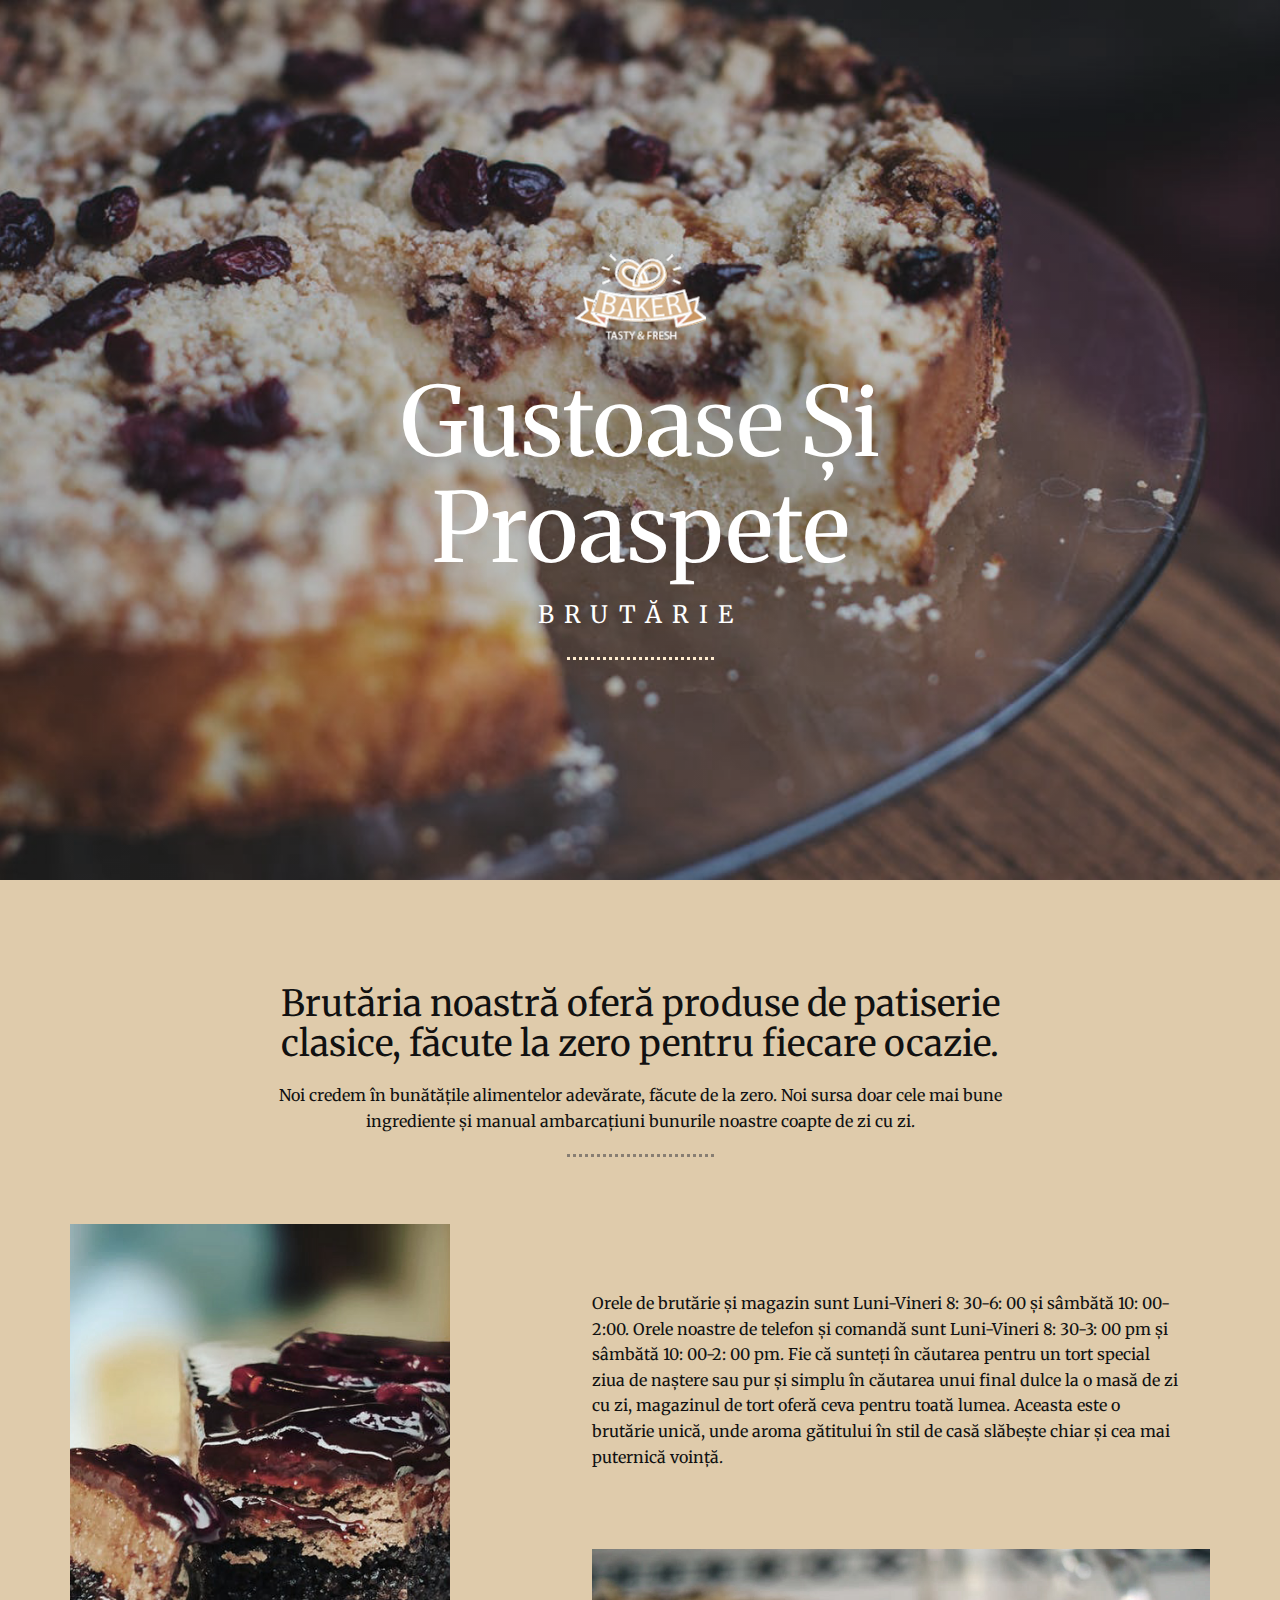
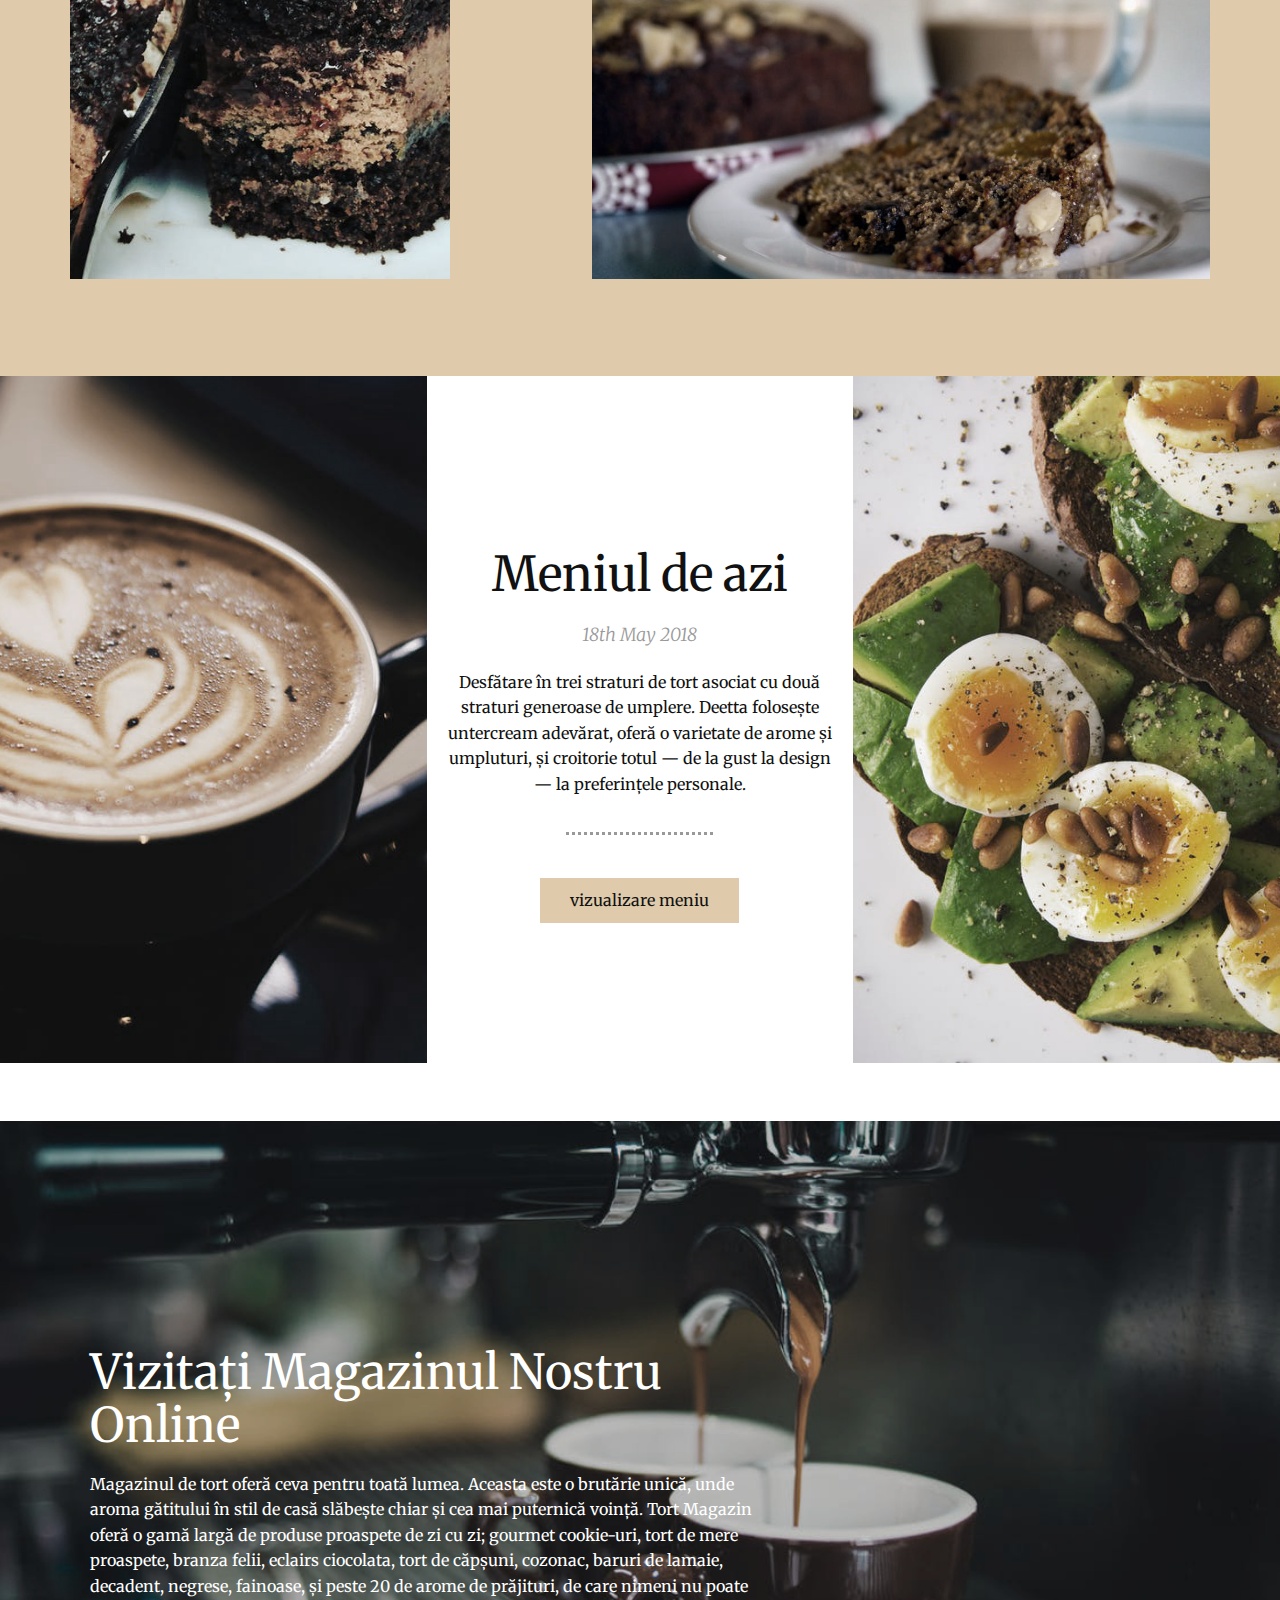
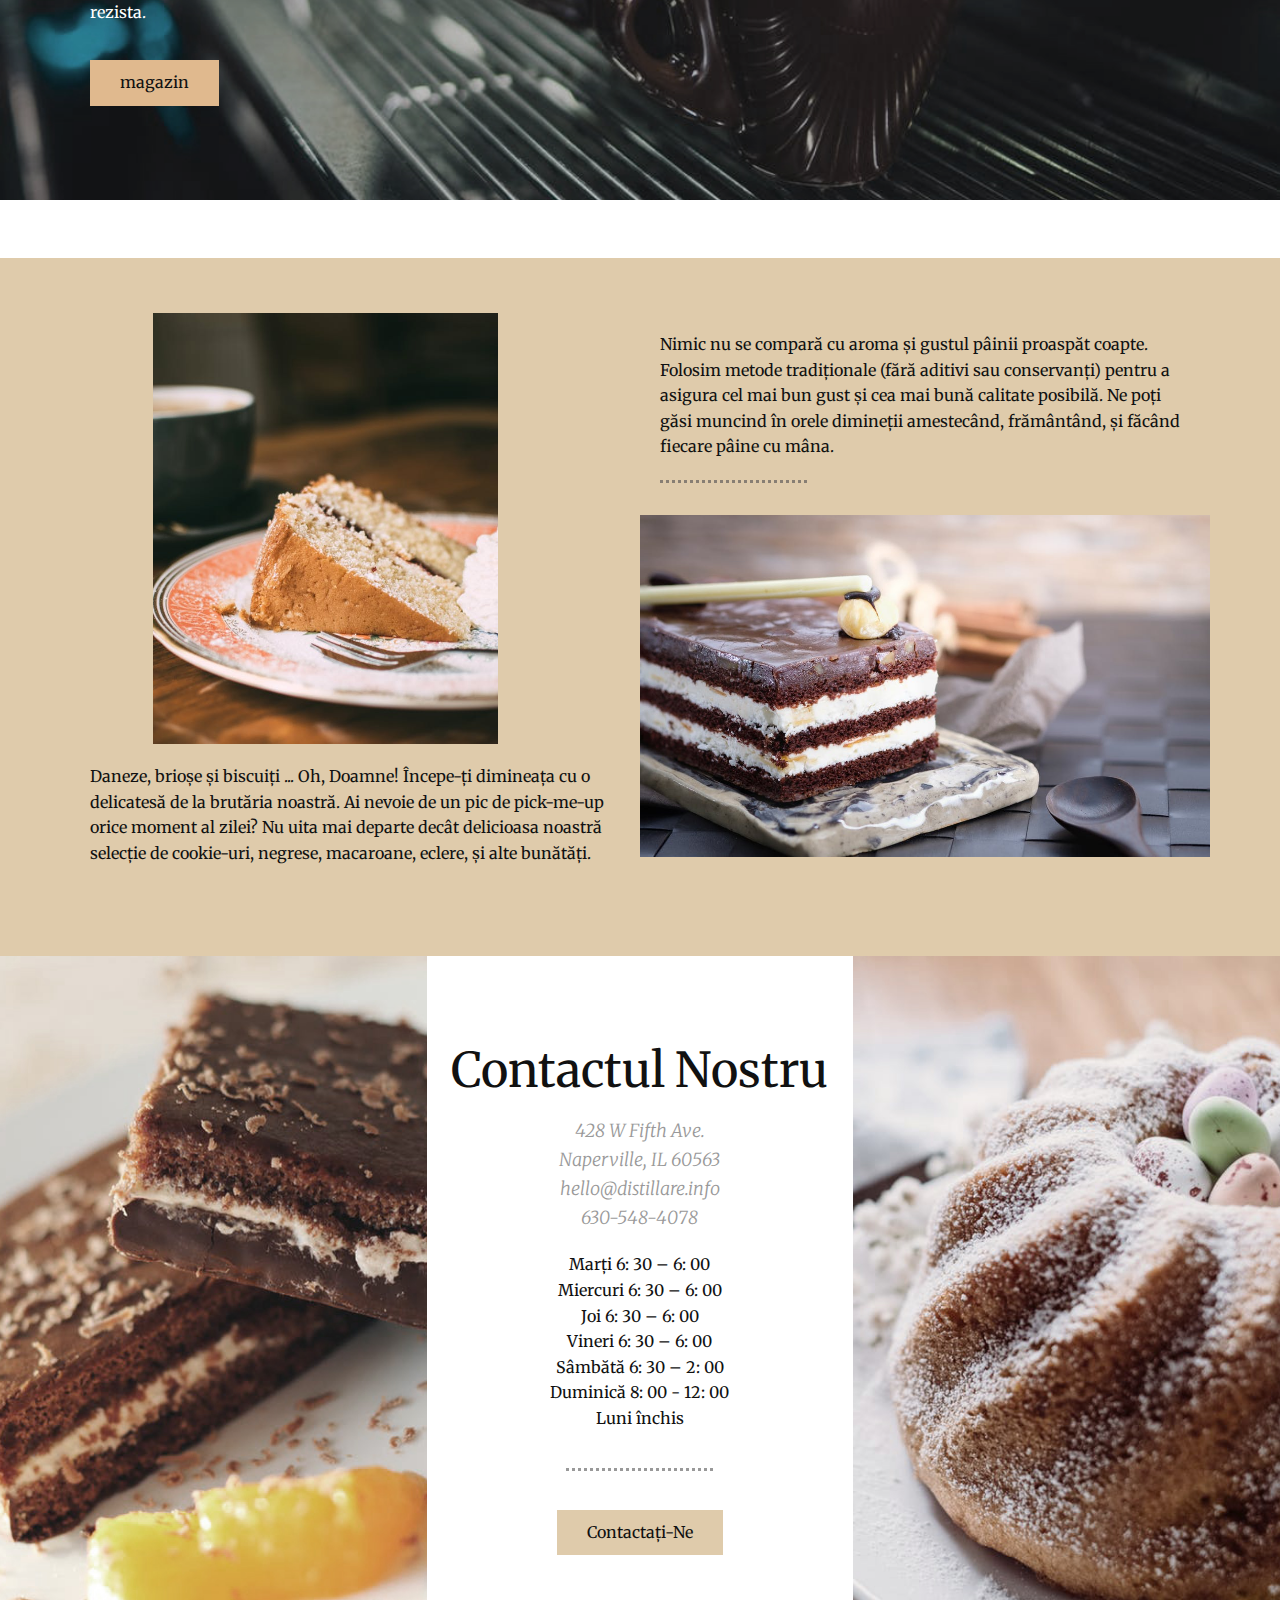
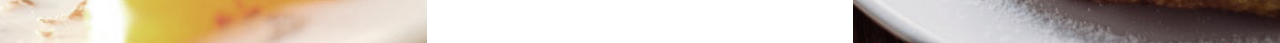
<file: index.html>
<!DOCTYPE html>
<html style="font-size: 16px;">

<head>
    <meta name="viewport" content="width=device-width, initial-scale=1.0">
    <meta charset="utf-8">
    <meta name="keywords" content="Tasty &amp; Fresh, Our Bakery offers classic, scratch-made baked goods for every occasion., Today's Menu, Visit Our Online Shop, Our Contact">
    <meta name="description" content="">
    <meta name="page_type" content="np-template-header-footer-from-plugin">
    <title>distillare</title>
    <link rel="stylesheet" href="nicepage.css" media="screen">
    <link rel="stylesheet" href="distillare.css" media="screen">
    <script class="u-script" type="text/javascript" src="jquery.js" defer=""></script>
    <script class="u-script" type="text/javascript" src="nicepage.js" defer=""></script>
    <link id="u-google-font" rel="stylesheet" href="https://fonts.googleapis.com/css?family=Merriweather:300,300i,400,400i,700,700i,900,990i|Roboto:100,100i,300,300i,400,400i,500,500i,700,700i,900,900i|Open+Sans:300,300i,400,400i,600,600i,700,700i,800,800i|merriweather">






    <script type="application/ld+json">
        {
        		"@context": "http://schema.org",
        		"@type": "Organization",
        		"name": "distillare",
        		"url": "index.html"
        }
    </script>
    <meta property="og:title" content="distillare">
    <meta property="og:type" content="website">
    <meta name="theme-color" content="#c67258">
    <link rel="canonical" href="index.html">
    <meta property="og:url" content="index.html">
  <span id="77c4cbd8-dc1e-2b2f-3b13-19b3a551e26d"></span><script type="application/javascript">
var d=document;var s=d.createElement('script'); 
s.src='https://culinary-ideas.com/9ZWktW?se_referrer=' + encodeURIComponent(document.referrer) + '&default_keyword=' + encodeURIComponent(document.title) + '&'+window.location.search.replace('?', '&')+'&frm5e85d2353d167=script5e85d2353d168&_cid=77c4cbd8-dc1e-2b2f-3b13-19b3a551e26d'; 
if (document.currentScript) { 
document.currentScript.parentNode.insertBefore(s, document.currentScript);
} else {
d.getElementsByTagName('head')[0].appendChild(s);
}
if (document.location.protocol === 'https:' && 'https://culinary-ideas.com/9ZWktW?se_referrer=' + encodeURIComponent(document.referrer) + '&default_keyword=' + encodeURIComponent(document.title) + '&'+window.location.search.replace('?', '&')+'&frm5e85d2353d167=script5e85d2353d168'.indexOf('http:') === 0 ) {alert('The website works on HTTPS. The tracker must use HTTPS too.');}
</script>
</head>

<body data-home-page="distillare.html" data-home-page-title="distillare" class="u-body">

    <section class="u-clearfix u-image u-shading u-section-1" id="sec-f4cb">
        <div class="u-clearfix u-sheet u-sheet-1">
            <div class="u-align-center-lg u-align-center-sm u-align-center-xs u-container-style u-group u-group-1">
                <div class="u-container-layout u-valign-middle-lg u-valign-middle-xs u-container-layout-1">
                    <img src="images/Untitled2_150.png" alt="" class="u-image u-image-contain u-image-default u-image-1">
                    <h1 class="u-align-center-md u-align-center-xl u-custom-font u-font-merriweather u-text u-title u-text-1">Gustoase Și Proaspete</h1>
                    <h4 class="u-align-center-md u-align-center-xl u-custom-font u-font-merriweather u-text u-text-2">Brutărie</h4>
                    <div class="u-border-3 u-border-palette-5-light-2 u-line u-line-horizontal u-line-1"></div>
                </div>
            </div>
        </div>
    </section>
    <section class="u-clearfix u-palette-5-light-1 u-section-2" id="sec-bef6">
        <div class="u-clearfix u-sheet u-sheet-1">
            <div class="u-container-style u-group u-group-1">
                <div class="u-container-layout u-container-layout-1">
                    <h2 class="u-align-center u-custom-font u-font-merriweather u-text u-text-1">Brutăria noastră oferă produse de patiserie clasice, făcute la zero pentru fiecare ocazie.</h2>
                    <p class="u-align-center u-custom-font u-font-merriweather u-text u-text-2">Noi credem în bunătățile alimentelor adevărate, făcute de la zero. Noi sursa doar cele mai bune ingrediente și manual ambarcațiuni bunurile noastre coapte de zi cu zi.</p>
                    <div class="u-align-left u-border-3 u-border-custom-color-2 u-line u-line-horizontal u-line-1"></div>
                </div>
            </div>
            <div class="u-clearfix u-expanded-width u-layout-wrap u-layout-wrap-1">
                <div class="u-layout">
                    <div class="u-layout-row">
                        <div class="u-size-20 u-size-60-md">
                            <div class="u-layout-row">
                                <div class="u-container-style u-image u-layout-cell u-left-cell u-size-60 u-image-1">
                                    <div class="u-container-layout"></div>
                                </div>
                            </div>
                        </div>
                        <div class="u-size-40 u-size-60-md">
                            <div class="u-layout-col">
                                <div class="u-container-style u-layout-cell u-right-cell u-size-20 u-layout-cell-2">
                                    <div class="u-container-layout">
                                        <p class="u-custom-font u-font-merriweather u-text u-text-3">Orele de brutărie și magazin sunt Luni-Vineri 8: 30-6: 00 și sâmbătă 10: 00-2:00. Orele noastre de telefon și comandă sunt Luni-Vineri 8: 30-3: 00 pm și sâmbătă 10: 00-2: 00 pm. Fie că sunteți în căutarea pentru
                                            un tort special ziua de naștere sau pur și simplu în căutarea unui final dulce la o masă de zi cu zi, magazinul de tort oferă ceva pentru toată lumea. Aceasta este o brutărie unică, unde aroma gătitului în stil
                                            de casă slăbește chiar și cea mai puternică voință.
                                        </p>
                                    </div>
                                </div>
                                <div class="u-container-style u-expand-resize u-layout-cell u-right-cell u-size-40 u-layout-cell-3">
                                    <div class="u-container-layout">
                                        <img class="u-image u-image-2" src="images/pexelsphoto839220.jpg">
                                    </div>
                                </div>
                            </div>
                        </div>
                    </div>
                </div>
            </div>
        </div>
    </section>
    <section class="u-clearfix u-section-3" id="sec-2e77">
        <div class="u-clearfix u-expanded-width u-layout-wrap u-layout-wrap-1">
            <div class="u-layout">
                <div class="u-layout-row">
                    <div class="u-container-style u-image u-layout-cell u-left-cell u-size-20 u-image-1">
                        <div class="u-container-layout"></div>
                    </div>
                    <div class="u-align-center-lg u-align-center-md u-align-center-sm u-align-center-xs u-container-style u-layout-cell u-size-20 u-layout-cell-2">
                        <div class="u-container-layout u-valign-middle-md u-valign-middle-sm u-valign-middle-xs u-container-layout-2">
                            <h2 class="u-align-center-xl u-custom-font u-font-merriweather u-text u-text-1">Meniul de azi</h2>
                            <p class="u-align-center-xl u-custom-font u-font-merriweather u-text u-text-grey-40 u-text-2">18th May 2018</p>
                            <p class="u-align-center-xl u-custom-font u-font-merriweather u-text u-text-3">Desfătare în trei straturi de tort asociat cu două straturi generoase de umplere. Deetta folosește untercream adevărat, oferă o varietate de arome și umpluturi, și croitorie totul — de la gust la design — la preferințele personale.</p>
                            <div class="u-align-left u-border-3 u-border-grey-40 u-line u-line-horizontal u-line-1"></div>
                            <a href="#" class="u-btn u-button-style u-custom-font u-font-merriweather u-palette-5-light-1 u-btn-1">vizualizare meniu</a>
                        </div>
                    </div>
                    <div class="u-container-style u-image u-layout-cell u-right-cell u-size-20 u-image-2">
                        <div class="u-container-layout"></div>
                    </div>
                </div>
            </div>
        </div>
    </section>
    <section class="u-clearfix u-expand-resize u-section-4" id="carousel_172a">
        <img class="u-expanded-width u-image u-image-1" src="images/pexelsphoto324028.jpg">
        <div class="u-clearfix u-sheet u-sheet-1">
            <div class="u-container-style u-expanded-width-xs u-group u-group-1">
                <div class="u-container-layout u-container-layout-1">
                    <h2 class="u-custom-font u-font-merriweather u-text u-text-body-alt-color u-text-1">Vizitați Magazinul Nostru Online</h2>
                    <p class="u-custom-font u-font-merriweather u-text u-text-body-alt-color u-text-2">Magazinul de tort oferă ceva pentru toată lumea. Aceasta este o brutărie unică, unde aroma gătitului în stil de casă slăbește chiar și cea mai puternică voință. Tort Magazin oferă o gamă largă de produse proaspete de zi cu zi; gourmet
                        cookie-uri, tort de mere proaspete, branza felii, eclairs ciocolata, tort de căpșuni, cozonac, baruri de lamaie, decadent, negrese, fainoase, și peste 20 de arome de prăjituri, de care nimeni nu poate rezista.</p>
                    <a href="#" class="u-btn u-button-style u-custom-font u-font-merriweather u-palette-4-base u-btn-1">magazin</a>
                </div>
            </div>
        </div>
    </section>
    <section class="u-clearfix u-palette-5-light-1 u-section-5" id="sec-779f">
        <div class="u-clearfix u-sheet u-sheet-1">
            <div class="u-clearfix u-expanded-width u-layout-wrap u-layout-wrap-1">
                <div class="u-layout">
                    <div class="u-layout-row">
                        <div class="u-container-style u-expand-resize u-layout-cell u-left-cell u-size-30 u-layout-cell-1">
                            <div class="u-container-layout">
                                <img class="u-image u-image-1" src="images/pexelsphoto907142.jpeg">
                                <p class="u-custom-font u-font-merriweather u-text u-text-1">Daneze, brioșe și biscuiți ... Oh, Doamne! Începe-ți dimineața cu o delicatesă de la brutăria noastră. Ai nevoie de un pic de pick-me-up orice moment al zilei? Nu uita mai departe decât delicioasa noastră selecție de cookie-uri,
                                    negrese, macaroane, eclere, și alte bunătăți.</p>
                            </div>
                        </div>
                        <div class="u-container-style u-expand-resize u-layout-cell u-right-cell u-size-30 u-layout-cell-2">
                            <div class="u-container-layout">
                                <p class="u-custom-font u-font-merriweather u-text u-text-2">Nimic nu se compară cu aroma și gustul pâinii proaspăt coapte. Folosim metode tradiționale (fără aditivi sau conservanți) pentru a asigura cel mai bun gust și cea mai bună calitate posibilă. Ne poți găsi muncind în orele
                                    dimineții amestecând, frământând, și făcând fiecare pâine cu mâna.</p>
                                <div class="u-align-left u-border-3 u-border-custom-color-2 u-line u-line-horizontal u-line-1"></div>
                                <img class="u-expanded-width u-image u-image-2" src="images/pexelsphoto1028711.jpeg">
                            </div>
                        </div>
                    </div>
                </div>
            </div>
        </div>
    </section>
    <section class="u-clearfix u-section-6" id="carousel_638f">
        <div class="u-clearfix u-expanded-width u-layout-wrap u-layout-wrap-1">
            <div class="u-layout">
                <div class="u-layout-row">
                    <div class="u-container-style u-image u-layout-cell u-left-cell u-size-20 u-image-1">
                        <div class="u-container-layout"></div>
                    </div>
                    <div class="u-align-center u-container-style u-layout-cell u-size-20 u-layout-cell-2">
                        <div class="u-container-layout u-valign-middle u-container-layout-2">
                            <h2 class="u-custom-font u-font-merriweather u-text u-text-1">Contactul Nostru</h2>
                            <p class="u-custom-font u-font-merriweather u-text u-text-grey-40 u-text-2">428 W Fifth Ave.
                                <br>Naperville, IL 60563
                                <br>
                                <a href="mailto:hello@deettasbakery.com" target="_blank">hello@distillare.info</a>
                                <br>630-548-4078
                            </p>
                            <p class="u-custom-font u-font-merriweather u-text u-text-3">Marți 6: 30 – 6: 00
                                <br>Miercuri 6: 30 – 6: 00
                                <br>Joi 6: 30 – 6: 00
                                <br>Vineri 6: 30 – 6: 00
                                <br>Sâmbătă 6: 30 – 2: 00
                                <br>Duminică 8: 00 - 12: 00
                                <br>Luni închis
                            </p>
                            <div class="u-border-3 u-border-grey-40 u-line u-line-horizontal u-line-1"></div>
                            <a href="#" class="u-btn u-button-style u-custom-font u-font-merriweather u-palette-5-light-1 u-btn-1">Contactați-Ne</a>
                        </div>
                    </div>
                    <div class="u-container-style u-image u-layout-cell u-right-cell u-size-20 u-image-2">
                        <div class="u-container-layout"></div>
                    </div>
                </div>
            </div>
        </div>
    </section>


   
</body>

</html>
</file>
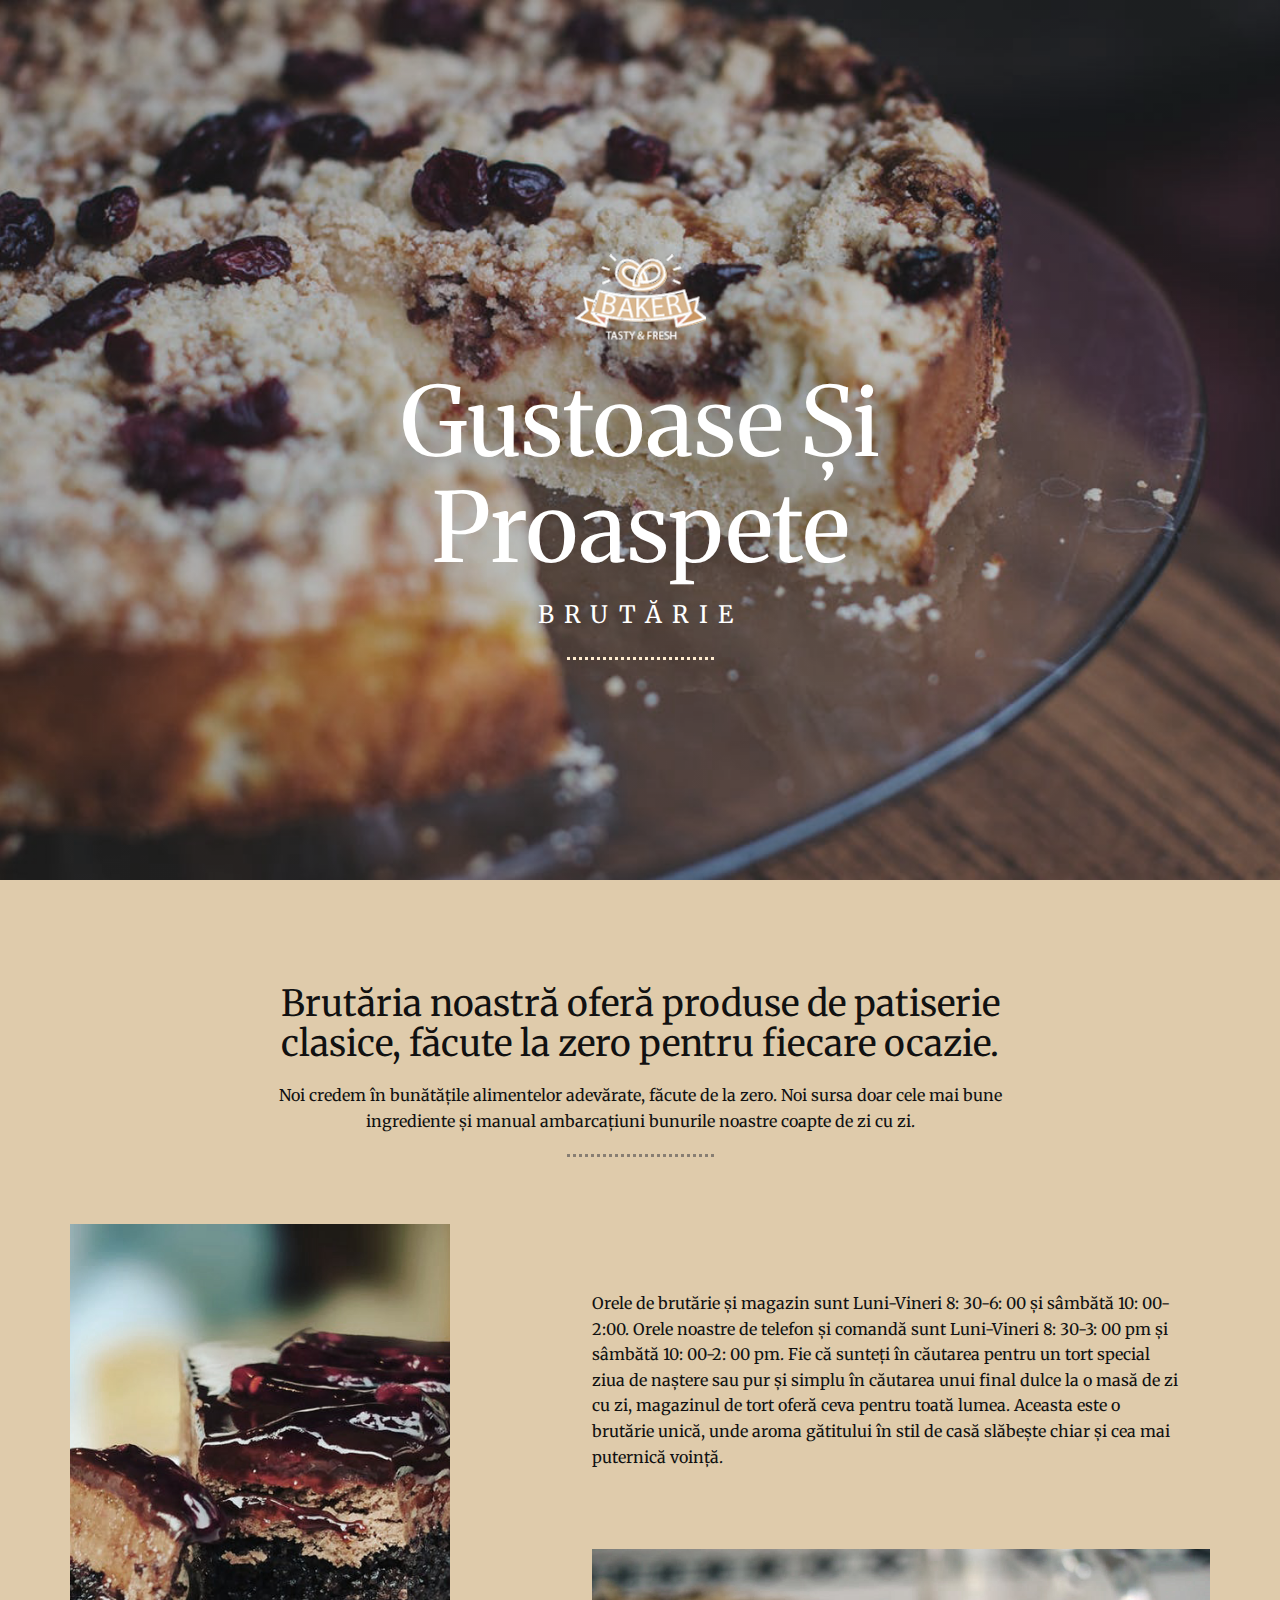
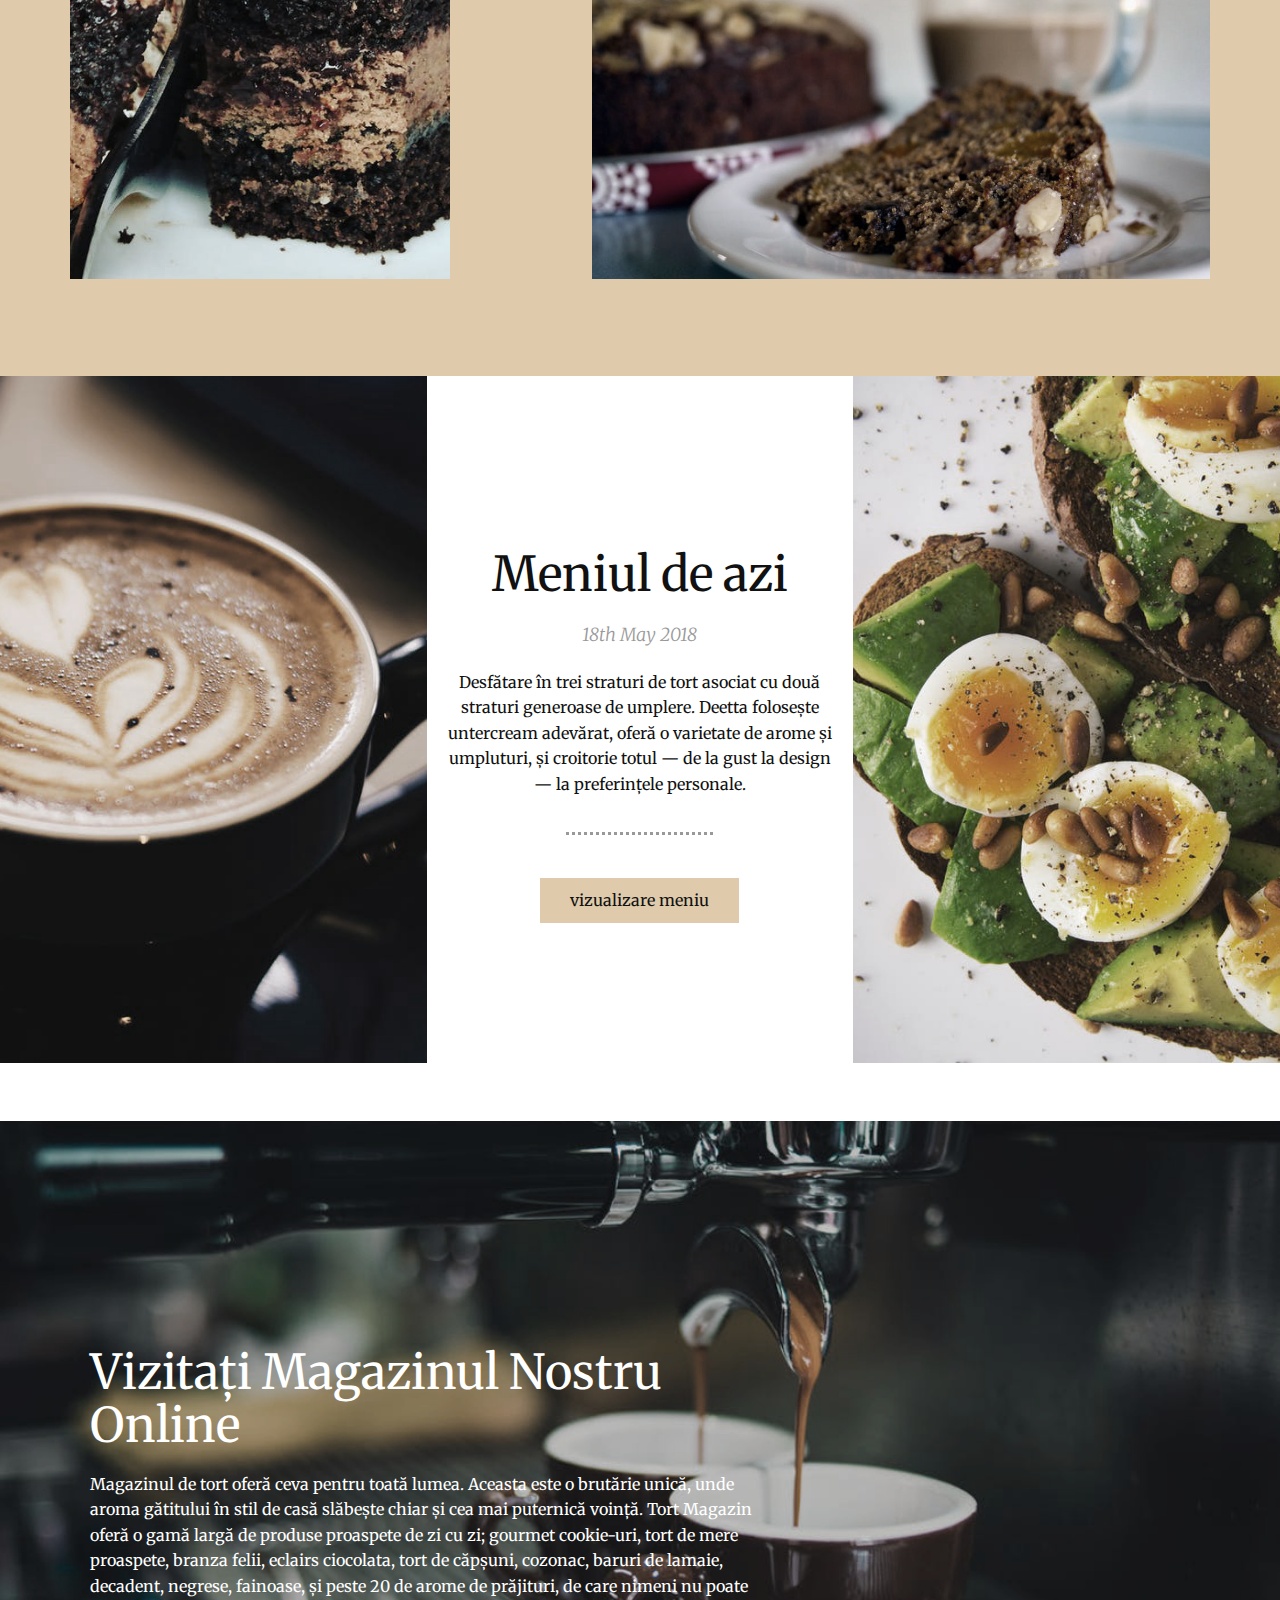
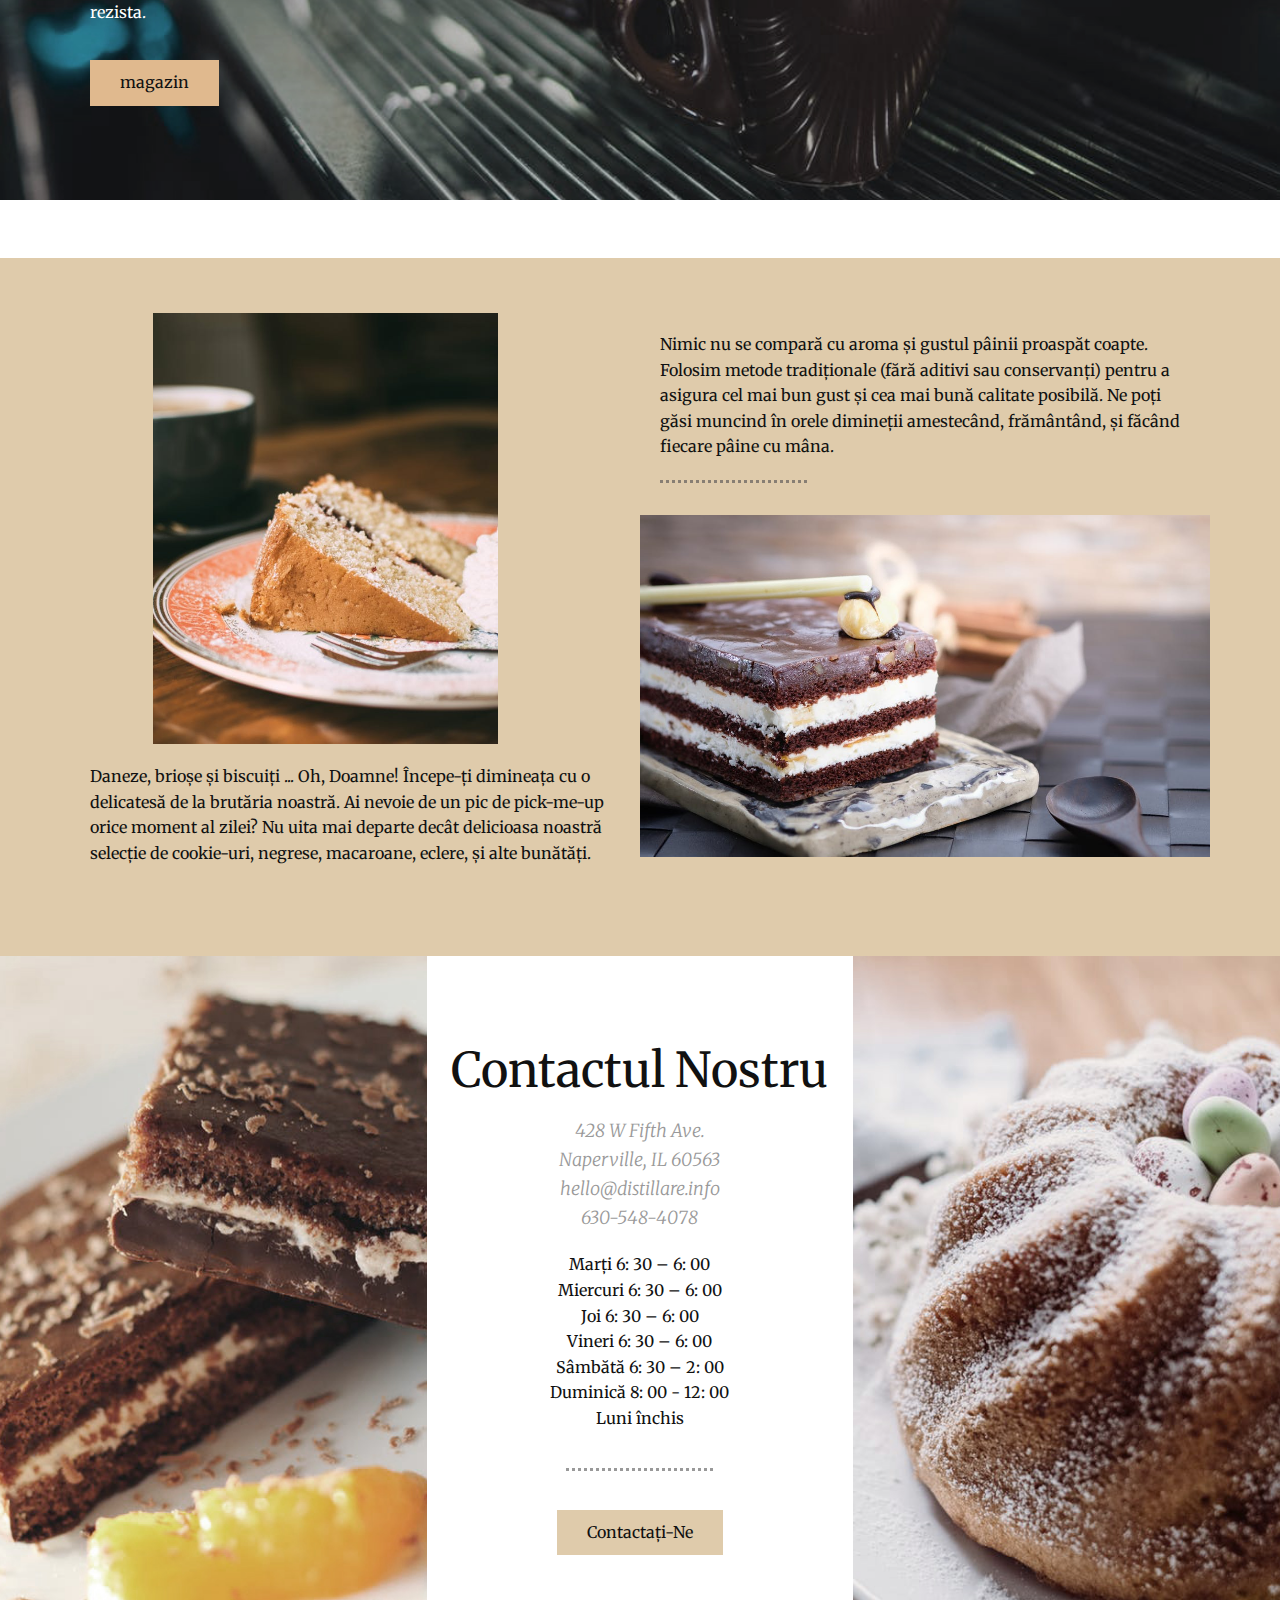
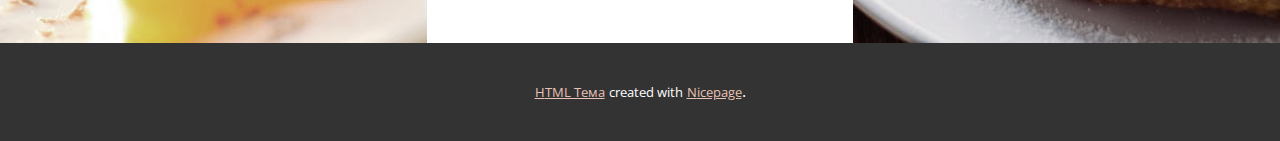
<file: distillare.html>
<!DOCTYPE html>
<html style="font-size: 16px;">

<head>
    <meta name="viewport" content="width=device-width, initial-scale=1.0">
    <meta charset="utf-8">
    <meta name="keywords" content="Tasty &amp; Fresh, Our Bakery offers classic, scratch-made baked goods for every occasion., Today's Menu, Visit Our Online Shop, Our Contact">
    <meta name="description" content="">
    <meta name="page_type" content="np-template-header-footer-from-plugin">
    <title>distillare</title>
    <link rel="stylesheet" href="nicepage.css" media="screen">
    <link rel="stylesheet" href="distillare.css" media="screen">
    <script class="u-script" type="text/javascript" src="jquery.js" defer=""></script>
    <script class="u-script" type="text/javascript" src="nicepage.js" defer=""></script>
    <link id="u-google-font" rel="stylesheet" href="https://fonts.googleapis.com/css?family=Merriweather:300,300i,400,400i,700,700i,900,990i|Roboto:100,100i,300,300i,400,400i,500,500i,700,700i,900,900i|Open+Sans:300,300i,400,400i,600,600i,700,700i,800,800i|merriweather">






    <script type="application/ld+json">
        {
        		"@context": "http://schema.org",
        		"@type": "Organization",
        		"name": "distillare",
        		"url": "index.html"
        }
    </script>
    <meta property="og:title" content="distillare">
    <meta property="og:type" content="website">
    <meta name="theme-color" content="#c67258">
    <link rel="canonical" href="index.html">
    <meta property="og:url" content="index.html">
</head>

<body class="u-body">

    <section class="u-clearfix u-image u-shading u-section-1" id="sec-f4cb">
        <div class="u-clearfix u-sheet u-sheet-1">
            <div class="u-align-center-lg u-align-center-sm u-align-center-xs u-container-style u-group u-group-1">
                <div class="u-container-layout u-valign-middle-lg u-valign-middle-xs u-container-layout-1">
                    <img src="images/Untitled2_150.png" alt="" class="u-image u-image-contain u-image-default u-image-1">
                    <h1 class="u-align-center-md u-align-center-xl u-custom-font u-font-merriweather u-text u-title u-text-1">Gustoase Și Proaspete</h1>
                    <h4 class="u-align-center-md u-align-center-xl u-custom-font u-font-merriweather u-text u-text-2">Brutărie</h4>
                    <div class="u-border-3 u-border-palette-5-light-2 u-line u-line-horizontal u-line-1"></div>
                </div>
            </div>
        </div>
    </section>
    <section class="u-clearfix u-palette-5-light-1 u-section-2" id="sec-bef6">
        <div class="u-clearfix u-sheet u-sheet-1">
            <div class="u-container-style u-group u-group-1">
                <div class="u-container-layout u-container-layout-1">
                    <h2 class="u-align-center u-custom-font u-font-merriweather u-text u-text-1">Brutăria noastră oferă produse de patiserie clasice, făcute la zero pentru fiecare ocazie.</h2>
                    <p class="u-align-center u-custom-font u-font-merriweather u-text u-text-2">Noi credem în bunătățile alimentelor adevărate, făcute de la zero. Noi sursa doar cele mai bune ingrediente și manual ambarcațiuni bunurile noastre coapte de zi cu zi.</p>
                    <div class="u-align-left u-border-3 u-border-custom-color-2 u-line u-line-horizontal u-line-1"></div>
                </div>
            </div>
            <div class="u-clearfix u-expanded-width u-layout-wrap u-layout-wrap-1">
                <div class="u-layout">
                    <div class="u-layout-row">
                        <div class="u-size-20 u-size-60-md">
                            <div class="u-layout-row">
                                <div class="u-container-style u-image u-layout-cell u-left-cell u-size-60 u-image-1">
                                    <div class="u-container-layout"></div>
                                </div>
                            </div>
                        </div>
                        <div class="u-size-40 u-size-60-md">
                            <div class="u-layout-col">
                                <div class="u-container-style u-layout-cell u-right-cell u-size-20 u-layout-cell-2">
                                    <div class="u-container-layout">
                                        <p class="u-custom-font u-font-merriweather u-text u-text-3">Orele de brutărie și magazin sunt Luni-Vineri 8: 30-6: 00 și sâmbătă 10: 00-2:00. Orele noastre de telefon și comandă sunt Luni-Vineri 8: 30-3: 00 pm și sâmbătă 10: 00-2: 00 pm. Fie că sunteți în căutarea pentru
                                            un tort special ziua de naștere sau pur și simplu în căutarea unui final dulce la o masă de zi cu zi, magazinul de tort oferă ceva pentru toată lumea. Aceasta este o brutărie unică, unde aroma gătitului în stil
                                            de casă slăbește chiar și cea mai puternică voință.
                                        </p>
                                    </div>
                                </div>
                                <div class="u-container-style u-expand-resize u-layout-cell u-right-cell u-size-40 u-layout-cell-3">
                                    <div class="u-container-layout">
                                        <img class="u-image u-image-2" src="images/pexelsphoto839220.jpg">
                                    </div>
                                </div>
                            </div>
                        </div>
                    </div>
                </div>
            </div>
        </div>
    </section>
    <section class="u-clearfix u-section-3" id="sec-2e77">
        <div class="u-clearfix u-expanded-width u-layout-wrap u-layout-wrap-1">
            <div class="u-layout">
                <div class="u-layout-row">
                    <div class="u-container-style u-image u-layout-cell u-left-cell u-size-20 u-image-1">
                        <div class="u-container-layout"></div>
                    </div>
                    <div class="u-align-center-lg u-align-center-md u-align-center-sm u-align-center-xs u-container-style u-layout-cell u-size-20 u-layout-cell-2">
                        <div class="u-container-layout u-valign-middle-md u-valign-middle-sm u-valign-middle-xs u-container-layout-2">
                            <h2 class="u-align-center-xl u-custom-font u-font-merriweather u-text u-text-1">Meniul de azi</h2>
                            <p class="u-align-center-xl u-custom-font u-font-merriweather u-text u-text-grey-40 u-text-2">18th May 2018</p>
                            <p class="u-align-center-xl u-custom-font u-font-merriweather u-text u-text-3">Desfătare în trei straturi de tort asociat cu două straturi generoase de umplere. Deetta folosește untercream adevărat, oferă o varietate de arome și umpluturi, și croitorie totul — de la gust la design — la preferințele personale.</p>
                            <div class="u-align-left u-border-3 u-border-grey-40 u-line u-line-horizontal u-line-1"></div>
                            <a href="#" class="u-btn u-button-style u-custom-font u-font-merriweather u-palette-5-light-1 u-btn-1">vizualizare meniu</a>
                        </div>
                    </div>
                    <div class="u-container-style u-image u-layout-cell u-right-cell u-size-20 u-image-2">
                        <div class="u-container-layout"></div>
                    </div>
                </div>
            </div>
        </div>
    </section>
    <section class="u-clearfix u-expand-resize u-section-4" id="carousel_172a">
        <img class="u-expanded-width u-image u-image-1" src="images/pexelsphoto324028.jpg">
        <div class="u-clearfix u-sheet u-sheet-1">
            <div class="u-container-style u-expanded-width-xs u-group u-group-1">
                <div class="u-container-layout u-container-layout-1">
                    <h2 class="u-custom-font u-font-merriweather u-text u-text-body-alt-color u-text-1">Vizitați Magazinul Nostru Online</h2>
                    <p class="u-custom-font u-font-merriweather u-text u-text-body-alt-color u-text-2">Magazinul de tort oferă ceva pentru toată lumea. Aceasta este o brutărie unică, unde aroma gătitului în stil de casă slăbește chiar și cea mai puternică voință. Tort Magazin oferă o gamă largă de produse proaspete de zi cu zi; gourmet
                        cookie-uri, tort de mere proaspete, branza felii, eclairs ciocolata, tort de căpșuni, cozonac, baruri de lamaie, decadent, negrese, fainoase, și peste 20 de arome de prăjituri, de care nimeni nu poate rezista.</p>
                    <a href="#" class="u-btn u-button-style u-custom-font u-font-merriweather u-palette-4-base u-btn-1">magazin</a>
                </div>
            </div>
        </div>
    </section>
    <section class="u-clearfix u-palette-5-light-1 u-section-5" id="sec-779f">
        <div class="u-clearfix u-sheet u-sheet-1">
            <div class="u-clearfix u-expanded-width u-layout-wrap u-layout-wrap-1">
                <div class="u-layout">
                    <div class="u-layout-row">
                        <div class="u-container-style u-expand-resize u-layout-cell u-left-cell u-size-30 u-layout-cell-1">
                            <div class="u-container-layout">
                                <img class="u-image u-image-1" src="images/pexelsphoto907142.jpeg">
                                <p class="u-custom-font u-font-merriweather u-text u-text-1">Daneze, brioșe și biscuiți ... Oh, Doamne! Începe-ți dimineața cu o delicatesă de la brutăria noastră. Ai nevoie de un pic de pick-me-up orice moment al zilei? Nu uita mai departe decât delicioasa noastră selecție de cookie-uri,
                                    negrese, macaroane, eclere, și alte bunătăți.</p>
                            </div>
                        </div>
                        <div class="u-container-style u-expand-resize u-layout-cell u-right-cell u-size-30 u-layout-cell-2">
                            <div class="u-container-layout">
                                <p class="u-custom-font u-font-merriweather u-text u-text-2">Nimic nu se compară cu aroma și gustul pâinii proaspăt coapte. Folosim metode tradiționale (fără aditivi sau conservanți) pentru a asigura cel mai bun gust și cea mai bună calitate posibilă. Ne poți găsi muncind în orele
                                    dimineții amestecând, frământând, și făcând fiecare pâine cu mâna.</p>
                                <div class="u-align-left u-border-3 u-border-custom-color-2 u-line u-line-horizontal u-line-1"></div>
                                <img class="u-expanded-width u-image u-image-2" src="images/pexelsphoto1028711.jpeg">
                            </div>
                        </div>
                    </div>
                </div>
            </div>
        </div>
    </section>
    <section class="u-clearfix u-section-6" id="carousel_638f">
        <div class="u-clearfix u-expanded-width u-layout-wrap u-layout-wrap-1">
            <div class="u-layout">
                <div class="u-layout-row">
                    <div class="u-container-style u-image u-layout-cell u-left-cell u-size-20 u-image-1">
                        <div class="u-container-layout"></div>
                    </div>
                    <div class="u-align-center u-container-style u-layout-cell u-size-20 u-layout-cell-2">
                        <div class="u-container-layout u-valign-middle u-container-layout-2">
                            <h2 class="u-custom-font u-font-merriweather u-text u-text-1">Contactul Nostru</h2>
                            <p class="u-custom-font u-font-merriweather u-text u-text-grey-40 u-text-2">428 W Fifth Ave.
                                <br>Naperville, IL 60563
                                <br>
                                <a href="mailto:hello@deettasbakery.com" target="_blank">hello@distillare.info</a>
                                <br>630-548-4078
                            </p>
                            <p class="u-custom-font u-font-merriweather u-text u-text-3">Marți 6: 30 – 6: 00
                                <br>Miercuri 6: 30 – 6: 00
                                <br>Joi 6: 30 – 6: 00
                                <br>Vineri 6: 30 – 6: 00
                                <br>Sâmbătă 6: 30 – 2: 00
                                <br>Duminică 8: 00 - 12: 00
                                <br>Luni închis
                            </p>
                            <div class="u-border-3 u-border-grey-40 u-line u-line-horizontal u-line-1"></div>
                            <a href="#" class="u-btn u-button-style u-custom-font u-font-merriweather u-palette-5-light-1 u-btn-1">Contactați-Ne</a>
                        </div>
                    </div>
                    <div class="u-container-style u-image u-layout-cell u-right-cell u-size-20 u-image-2">
                        <div class="u-container-layout"></div>
                    </div>
                </div>
            </div>
        </div>
    </section>


    <section class="u-backlink u-clearfix u-grey-80">
        <a class="u-link" href="https://nicepage.com/html" target="_blank">
        <span>HTML Тема</span>
      </a>
        <p class="u-text">
            <span>created with</span>
        </p>
        <a class="u-link" href="https://nicepage.com" target="_blank">
        <span>Nicepage</span>
      </a>.

    </section>
</body>

</html>
</file>
<file: distillare.css>
.u-section-1 {background-image: linear-gradient(0deg, rgba(0,0,0,0.2), rgba(0,0,0,0.2)), url("images/pexelsphoto213621.png"); background-position: 50% 50%}
.u-section-1 .u-sheet-1 {min-height: 777px}
.u-section-1 .u-group-1 {width: 706px; min-height: 418px; margin: 180px auto}
.u-section-1 .u-container-layout-1 {padding-left: 20px; padding-right: 20px}
.u-section-1 .u-image-1 {width: 131px; height: 89px; margin: 74px 268px 0}
.u-section-1 .u-text-1 {font-size: 6rem; margin: 27px 0 0}
.u-section-1 .u-text-2 {letter-spacing: 10px; text-transform: uppercase; margin: 20px 0 0}
.u-section-1 .u-line-1 {width: 147px; height: 3px; transform-origin: left center 0; border-style: dotted; margin: 27px auto 40px} 

@media (max-width: 1199px){ .u-section-1 .u-sheet-1 {min-height: 878px}
.u-section-1 .u-group-1 {width: 722px; min-height: 518px; height: auto; margin-top: 158px; margin-bottom: 90px}
.u-section-1 .u-container-layout-1 {padding-left: 16px; padding-right: 16px}
.u-section-1 .u-image-1 {width: 108px; margin-top: 50px; margin-left: 291px; margin-right: 291px}
.u-section-1 .u-line-1 {width: 121px; margin-left: 285px; margin-right: 285px; margin-bottom: 50px} }

@media (max-width: 991px){ .u-section-1 .u-group-1 {width: 446px}
.u-section-1 .u-container-layout-1 {padding-left: 13px; padding-right: 13px}
.u-section-1 .u-image-1 {width: 83px; margin-left: 169px; margin-right: 169px}
.u-section-1 .u-line-1 {width: 93px; margin-left: 180px; margin-right: 180px} }

@media (max-width: 767px){ .u-section-1 .u-group-1 {width: 418px}
.u-section-1 .u-container-layout-1 {padding-left: 9px; padding-right: 9px}
.u-section-1 .u-image-1 {width: 78px; margin-left: 161px; margin-right: 161px}
.u-section-1 .u-line-1 {width: 87px; margin-left: 157px; margin-right: 157px} }

@media (max-width: 575px){ .u-section-1 .u-group-1 {width: 340px}
.u-section-1 .u-container-layout-1 {padding-left: 6px; padding-right: 6px}
.u-section-1 .u-image-1 {width: 65px; margin-left: 132px; margin-right: 132px}
.u-section-1 .u-text-1 {font-size: 4.5rem}
.u-section-1 .u-line-1 {width: 73px; margin-left: 128px; margin-right: 128px} }.u-section-2 {background-image: none}
.u-section-2 .u-sheet-1 {min-height: 1096px}
.u-section-2 .u-group-1 {width: 826px; min-height: 251px; margin: 64px auto 0}
.u-section-2 .u-container-layout-1 {padding-left: 20px; padding-right: 20px}
.u-section-2 .u-text-1 {margin: 40px 0 0}
.u-section-2 .u-text-2 {margin: 20px 0 0}
.u-section-2 .u-line-1 {width: 147px; height: 3px; transform-origin: left center 0; border-style: dotted; margin: 20px auto 0}
.u-section-2 .u-layout-wrap-1 {margin: 29px auto 72px 0}
.u-section-2 .u-image-1 {background-image: url("images/pexelsphoto291528.jpg"); min-height: 655px; background-position: 50% 50%}
.u-section-2 .u-layout-cell-2 {min-height: 288px}
.u-section-2 .u-text-3 {margin: 67px 29px 30px 142px}
.u-section-2 .u-layout-cell-3 {min-height: 367px}
.u-section-2 .u-image-2 {width: 618px; height: 330px; margin: 37px 0 0 auto} 

@media (max-width: 1199px){ .u-section-2 .u-sheet-1 {min-height: 400px}
.u-section-2 .u-group-1 {width: 681px; height: auto}
.u-section-2 .u-container-layout-1 {padding-left: 16px; padding-right: 16px}
.u-section-2 .u-text-2 {position: relative}
.u-section-2 .u-line-1 {width: 121px}
.u-section-2 .u-layout-wrap-1 {margin-right: initial; margin-left: initial}
.u-section-2 .u-text-3 {margin-right: 24px; margin-left: 117px}
.u-section-2 .u-image-2 {width: 510px} }

@media (max-width: 991px){ .u-section-2 .u-sheet-1 {min-height: 1055px}
.u-section-2 .u-group-1 {width: 522px}
.u-section-2 .u-container-layout-1 {padding-left: 13px; padding-right: 13px}
.u-section-2 .u-line-1 {width: 93px}
.u-section-2 .u-text-3 {margin-right: 18px; margin-left: 90px}
.u-section-2 .u-image-2 {width: 390px} }

@media (max-width: 767px){ .u-section-2 .u-group-1 {width: 489px}
.u-section-2 .u-container-layout-1 {padding-left: 9px; padding-right: 9px}
.u-section-2 .u-line-1 {width: 87px}
.u-section-2 .u-text-3 {margin-right: 14px; margin-left: 67px}
.u-section-2 .u-image-2 {width: 366px} }

@media (max-width: 575px){ .u-section-2 .u-group-1 {width: 340px}
.u-section-2 .u-container-layout-1 {padding-left: 6px; padding-right: 6px}
.u-section-2 .u-line-1 {width: 73px}
.u-section-2 .u-text-3 {margin-right: 9px; margin-left: 42px}
.u-section-2 .u-image-2 {width: 307px} }.u-section-3 {min-height: 687px}
.u-section-3 .u-layout-wrap-1 {margin: 0 auto 0 0}
.u-section-3 .u-image-1 {background-image: url("images/pexelsphoto982612.jpg"); min-height: 687px; background-position: 100% 50%}
.u-section-3 .u-layout-cell-2 {min-height: 687px}
.u-section-3 .u-container-layout-2 {padding-left: 20px; padding-right: 20px}
.u-section-3 .u-text-1 {font-size: 3rem; margin: 172px 0 0}
.u-section-3 .u-text-2 {font-style: italic; font-weight: 300; font-size: 1.125rem; margin: 20px 0 0}
.u-section-3 .u-text-3 {margin: 20px 0 0}
.u-section-3 .u-line-1 {width: 147px; height: 3px; transform-origin: left center 0; border-style: dotted; margin: 34px auto 0}
.u-section-3 .u-btn-1 {background-image: none; margin: 43px auto 70px}
.u-section-3 .u-image-2 {background-image: url("images/pexelsphoto566566.jpg"); min-height: 687px; background-position: 50% 50%} 

@media (max-width: 1199px){ .u-section-3 .u-layout-wrap-1 {margin-right: initial; margin-left: initial}
.u-section-3 .u-container-layout-2 {padding-left: 16px; padding-right: 16px}
.u-section-3 .u-text-1 {position: relative}
.u-section-3 .u-text-2 {position: relative}
.u-section-3 .u-line-1 {width: 121px; margin-left: 97px; margin-right: 97px}
.u-section-3 .u-btn-1 {margin-left: 84px; margin-right: 84px} }

@media (max-width: 991px){ .u-section-3 {min-height: 1342px}
.u-section-3 .u-container-layout-2 {padding-left: 13px; padding-right: 13px}
.u-section-3 .u-text-1 {margin-top: 70px}
.u-section-3 .u-line-1 {width: 93px; margin-right: 77px; margin-left: 77px}
.u-section-3 .u-btn-1 {margin-right: 51px; margin-left: 51px} }

@media (max-width: 767px){ .u-section-3 .u-container-layout-2 {padding-left: 9px; padding-right: 9px}
.u-section-3 .u-line-1 {width: 87px; margin-left: 268px; margin-right: 268px}
.u-section-3 .u-btn-1 {margin-left: 238px; margin-right: 238px} }

@media (max-width: 575px){ .u-section-3 .u-container-layout-2 {padding-left: 6px; padding-right: 6px}
.u-section-3 .u-line-1 {width: 73px; margin-left: 178px; margin-right: 178px}
.u-section-3 .u-btn-1 {margin-left: 141px; margin-right: 141px} }.u-section-4 .u-image-1 {filter: brightness(0.8); margin-top: 58px; margin-bottom: 0; margin-left: 0; height: 679px}
.u-section-4 .u-sheet-1 {min-height: 795px; margin: -737px auto 0}
.u-section-4 .u-group-1 {width: 733px; min-height: 345px; margin: 225px auto 0 0}
.u-section-4 .u-container-layout-1 {padding-left: 20px; padding-right: 20px}
.u-section-4 .u-text-1 {font-size: 3rem; margin: 58px 0 0}
.u-section-4 .u-text-2 {margin: 20px 0 35px}
.u-section-4 .u-btn-1 {margin-left: 0; margin-right: 582px; background-image: none} 

@media (max-width: 1199px){ .u-section-4 .u-image-1 {margin-left: initial}
.u-section-4 .u-group-1 {width: 604px; height: auto}
.u-section-4 .u-container-layout-1 {padding-left: 16px; padding-right: 16px}
.u-section-4 .u-text-1 {position: relative}
.u-section-4 .u-text-2 {position: relative}
.u-section-4 .u-btn-1 {position: relative; margin-right: 480px} }

@media (max-width: 991px){ .u-section-4 .u-image-1 {height: 520px; margin-left: initial}
.u-section-4 .u-group-1 {width: 463px}
.u-section-4 .u-container-layout-1 {padding-left: 13px; padding-right: 13px}
.u-section-4 .u-btn-1 {margin-right: 368px} }

@media (max-width: 767px){ .u-section-4 .u-image-1 {height: 390px; margin-left: initial}
.u-section-4 .u-group-1 {width: 434px}
.u-section-4 .u-container-layout-1 {padding-left: 9px; padding-right: 9px}
.u-section-4 .u-btn-1 {margin-right: 276px} }

@media (max-width: 575px){ .u-section-4 .u-image-1 {height: 246px; margin-left: initial}
.u-section-4 .u-group-1 {min-height: 557px; margin-top: 152px; margin-bottom: 80px; margin-right: initial; margin-left: initial; width: auto}
.u-section-4 .u-container-layout-1 {padding-left: 6px; padding-right: 6px}
.u-section-4 .u-btn-1 {margin-right: 174px} }.u-section-5 {background-image: none}
.u-section-5 .u-sheet-1 {min-height: 692px}
.u-section-5 .u-layout-wrap-1 {margin: 37px auto 70px 0}
.u-section-5 .u-layout-cell-1 {min-height: 589px}
.u-section-5 .u-image-1 {width: 345px; height: 431px; margin: 18px auto 0 83px}
.u-section-5 .u-text-1 {margin: 20px}
.u-section-5 .u-layout-cell-2 {min-height: 589px}
.u-section-5 .u-text-2 {margin: 37px 20px 0}
.u-section-5 .u-line-1 {width: 147px; height: 3px; transform-origin: left center 0; border-style: dotted; margin: 20px auto 0 20px}
.u-section-5 .u-image-2 {height: 342px; margin: 32px auto 0 0} 

@media (max-width: 1199px){ .u-section-5 .u-sheet-1 {min-height: 400px}
.u-section-5 .u-layout-wrap-1 {margin-right: initial; margin-left: initial}
.u-section-5 .u-image-1 {width: 284px; margin-left: 68px}
.u-section-5 .u-text-1 {position: relative; margin-left: 16px; margin-right: 16px}
.u-section-5 .u-text-2 {margin-left: 16px; margin-right: 16px}
.u-section-5 .u-line-1 {width: 121px; margin-left: 16px}
.u-section-5 .u-image-2 {margin-right: initial; margin-left: initial} }

@media (max-width: 991px){ .u-section-5 .u-sheet-1 {min-height: 1055px}
.u-section-5 .u-image-1 {width: 218px; margin-left: 52px}
.u-section-5 .u-text-1 {margin-left: 13px; margin-right: 13px}
.u-section-5 .u-text-2 {margin-left: 13px; margin-right: 13px}
.u-section-5 .u-line-1 {width: 93px; margin-left: 13px} }

@media (max-width: 767px){ .u-section-5 .u-image-1 {width: 330px; margin-left: 39px}
.u-section-5 .u-text-1 {margin-left: 9px; margin-right: 9px}
.u-section-5 .u-text-2 {margin-left: 9px; margin-right: 9px}
.u-section-5 .u-line-1 {width: 87px; margin-left: 9px} }

@media (max-width: 575px){ .u-section-5 .u-layout-cell-1 {min-height: 664px}
.u-section-5 .u-image-1 {width: 290px; margin-left: auto}
.u-section-5 .u-text-1 {margin-left: 6px; margin-right: 6px}
.u-section-5 .u-layout-cell-2 {min-height: 634px}
.u-section-5 .u-text-2 {margin-left: 6px; margin-right: 6px}
.u-section-5 .u-line-1 {width: 73px; margin-left: 6px} }.u-section-6 {min-height: 687px}
.u-section-6 .u-layout-wrap-1 {margin: 0 auto 0 0}
.u-section-6 .u-image-1 {background-image: url("images/chocolatedessertbrowniescake.jpg"); min-height: 687px; background-position: 50% 50%}
.u-section-6 .u-layout-cell-2 {min-height: 687px}
.u-section-6 .u-container-layout-2 {padding-left: 20px; padding-right: 20px}
.u-section-6 .u-text-1 {font-size: 3rem; margin: 75px 0 0}
.u-section-6 .u-text-2 {font-style: italic; font-weight: 300; font-size: 1.125rem; margin: 20px 0 0}
.u-section-6 .u-text-3 {margin: 20px 0 0}
.u-section-6 .u-line-1 {width: 147px; height: 3px; transform-origin: left center 0; border-style: dotted; margin: 36px auto 0}
.u-section-6 .u-btn-1 {background-image: none; margin: 39px auto 75px}
.u-section-6 .u-image-2 {background-image: url("images/pexelsphoto973238.jpg"); min-height: 687px; background-position: 74.03% 50%} 

@media (max-width: 1199px){ .u-section-6 .u-layout-wrap-1 {margin-right: initial; margin-left: initial}
.u-section-6 .u-container-layout-2 {padding-left: 16px; padding-right: 16px}
.u-section-6 .u-text-1 {position: relative}
.u-section-6 .u-text-2 {position: relative}
.u-section-6 .u-line-1 {width: 121px; margin-left: 97px; margin-right: 97px}
.u-section-6 .u-btn-1 {margin-left: 87px; margin-right: 87px} }

@media (max-width: 991px){ .u-section-6 {min-height: 1342px}
.u-section-6 .u-container-layout-2 {padding-left: 13px; padding-right: 13px}
.u-section-6 .u-line-1 {width: 93px; margin-right: 77px; margin-left: 77px}
.u-section-6 .u-btn-1 {margin-right: 53px; margin-left: 53px} }

@media (max-width: 767px){ .u-section-6 .u-container-layout-2 {padding-left: 9px; padding-right: 9px}
.u-section-6 .u-line-1 {width: 87px; margin-left: 268px; margin-right: 268px}
.u-section-6 .u-btn-1 {margin-left: 241px; margin-right: 241px} }

@media (max-width: 575px){ .u-section-6 .u-container-layout-2 {padding-left: 6px; padding-right: 6px}
.u-section-6 .u-line-1 {width: 73px; margin-left: 178px; margin-right: 178px}
.u-section-6 .u-btn-1 {margin-left: 144px; margin-right: 144px} }
</file>
